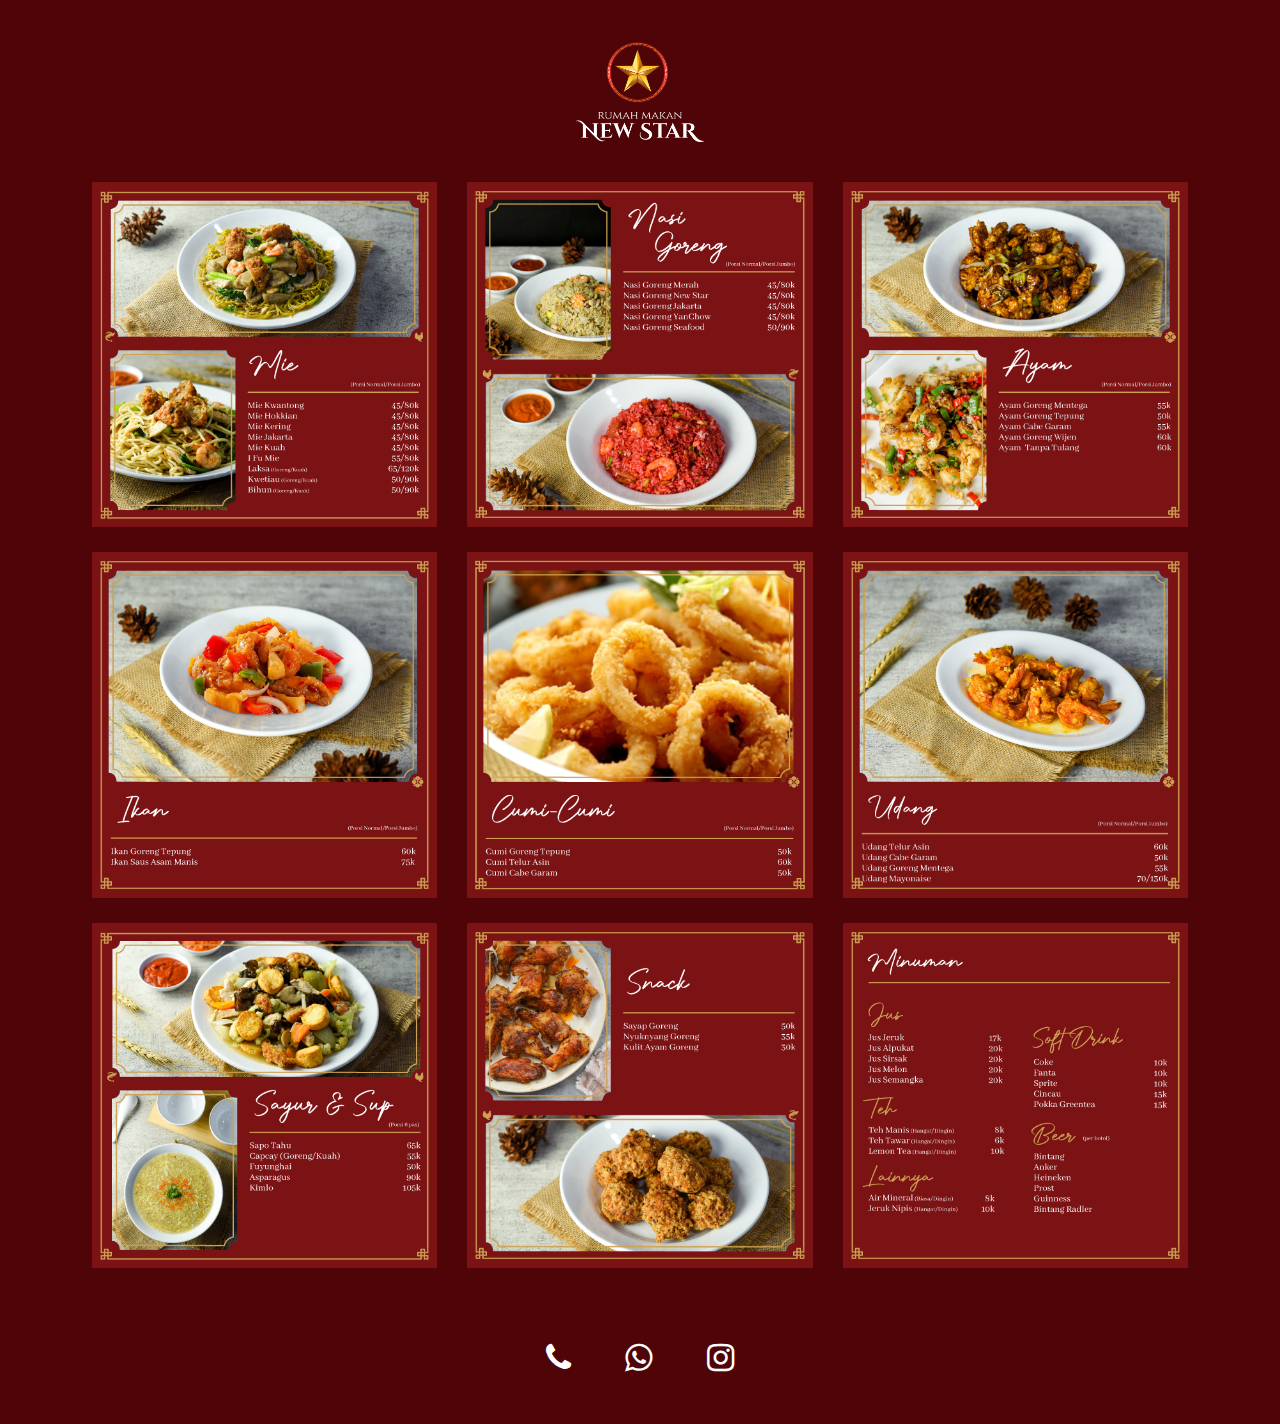
<file: index.html>
<!doctype html>
<html lang="en">

<head>
    <title> New Star Makassar</title>
    <!-- Required meta tags -->
    <meta charset="utf-8">
    <meta name="viewport" content="width=device-width, initial-scale=1, shrink-to-fit=no">
    
    <!--additional meta tag -->
    <meta name="keywords" content="rumah makan makassar,chinese food makassar,chinese food halal makassar" />
    <meta name="description" content="rumah makan chinese food halal makassar, rumah makan enak, rumah makan chinese food di makassar" />
    <meta name="subject" content="Rumah Makan New Star Makassar">
    <meta name="language" content="ID">
    <meta name="robots" content="indexfollow" />
    <meta name="abstract" content="">
    <meta name="topic" content="chinese food, rumah makan chinese food">
    <meta name="summary" content="rumah makan chinese food enak di makassar">
    <meta name="Classification" content="Business">
    <meta name="author" content="newstarmakassar.com">
    <meta name="designer" content="jooemrp.com">
    <meta name="copyright" content="jooemrp">
    <meta name="reply-to" content="newstarmakassar@gmail.com">
    <meta name="owner" content="Joem Rafman Pelenkahu">
    <meta name="distribution" content="Global">
    <meta name="revisit-after" content="7 days">
    <meta http-equiv="Expires" content="0">
    <meta http-equiv="Pragma" content="no-cache">
    <meta http-equiv="Cache-Control" content="no-cache">
    
    

    <!-- Bootstrap CSS -->
    <link rel="stylesheet" href="https://stackpath.bootstrapcdn.com/bootstrap/4.3.1/css/bootstrap.min.css" integrity="sha384-ggOyR0iXCbMQv3Xipma34MD+dH/1fQ784/j6cY/iJTQUOhcWr7x9JvoRxT2MZw1T" crossorigin="anonymous">
    <link rel="shortcut icon" href="/asset/img/iconns.ico" type="image/x-icon">
    <link rel="stylesheet" href="/asset/css/newstar.css">
    <link rel="stylesheet" href="https://cdnjs.cloudflare.com/ajax/libs/font-awesome/4.7.0/css/font-awesome.min.css">
</head>

<body>
    <!-- LOGO START-->
    <div class="text-center" id="logo">
        <a href="/index.html">
            <img src="/asset/img/logonewstar.png" alt="LogoNewStar" title="Hello!" id="logons">
        </a>
    </div>
    <!-- LOGO END -->

    <!-- MENU START -->
    <div class="wrapper">
        <div class="container-fluid mb-4" id="rowmenu">
            <div class="row text-center">
                <div class="col-lg-4 col-md-4 col-sm-6 col-xs-12" id="img_">
                    <a href="#">
                        <img src="/asset/img/mie.png" class="img-fluid">
                    </a>
                </div>
                <div class="col-lg-4 col-md-4 col-sm-6 col-xs-12" id="img_">
                    <a href="#">
                        <img src="/asset/img/nasgor.png" class="img-fluid">
                    </a>
                </div>
                <div class="col-lg-4 col-md-4 col-sm-6 col-xs-12" id="img_">
                    <a href="#">
                        <img src="/asset/img/ayam.png" class="img-fluid">
                    </a>
                </div>
                <div class="col-lg-4 col-md-4 col-sm-6 col-xs-12" id="img_">
                    <a href="#">
                        <img src="/asset/img/ikan.png" class="img-fluid">
                    </a>
                </div>
                <div class="col-lg-4 col-md-4 col-sm-6 col-xs-12" id="img_">
                    <a href="#">
                        <img src="/asset/img/cumi.png" class="img-fluid">
                    </a>
                </div>
                <div class="col-lg-4 col-md-4 col-sm-6 col-xs-12" id="img_">
                    <a href="#">
                        <img src="/asset/img/udang.png" class="img-fluid">
                    </a>
                </div>
                <div class="col-lg-4 col-md-4 col-sm-6 col-xs-12" id="img_">
                    <a href="#">
                        <img src="/asset/img/sayursup.png" class="img-fluid">
                    </a>
                </div>
                <div class="col-lg-4 col-md-4 col-sm-6 col-xs-12" id="img_">
                    <a href="#">
                        <img src="/asset/img/snack.png" class="img-fluid">
                    </a>
                </div>
                <div class="col-lg-4 col-md-4 col-sm-6 col-xs-12" id="img_">
                    <a href="#">
                        <img src="/asset/img/drink.png" class="img-fluid">
                    </a>
                </div>
            </div>
        </div>
        <!-- MENU END -->

        <!-- FOOTER START -->
        <div class="container">
            <div class="text-center" id="img_">
                <a href="tel:+628114073838">
                    <i class="fa fa-phone fa-2x" aria-hidden="true"></i>
                </a>
                <a href="https://wa.me/+628114073838" target="_blank">
                    <i class="fa fa-whatsapp fa-2x" aria-hidden="true"></i>
                </a>
                <a href="https://instagram.com/newstar.mks" target="_blank">
                    <i class="fa fa-instagram fa-2x" aria-hidden="true"></i>
                </a>
            </div>
        </div>
        <!-- FOOTER END -->

        <!-- Optional JavaScript -->
        <!-- jQuery first, then Popper.js, then Bootstrap JS -->
        <script src="https://code.jquery.com/jquery-3.3.1.slim.min.js" integrity="sha384-q8i/X+965DzO0rT7abK41JStQIAqVgRVzpbzo5smXKp4YfRvH+8abtTE1Pi6jizo" crossorigin="anonymous"></script>
        <script src="https://cdnjs.cloudflare.com/ajax/libs/popper.js/1.14.7/umd/popper.min.js" integrity="sha384-UO2eT0CpHqdSJQ6hJty5KVphtPhzWj9WO1clHTMGa3JDZwrnQq4sF86dIHNDz0W1" crossorigin="anonymous"></script>
        <script src="https://stackpath.bootstrapcdn.com/bootstrap/4.3.1/js/bootstrap.min.js" integrity="sha384-JjSmVgyd0p3pXB1rRibZUAYoIIy6OrQ6VrjIEaFf/nJGzIxFDsf4x0xIM+B07jRM" crossorigin="anonymous"></script>
</body>

</html>
</file>
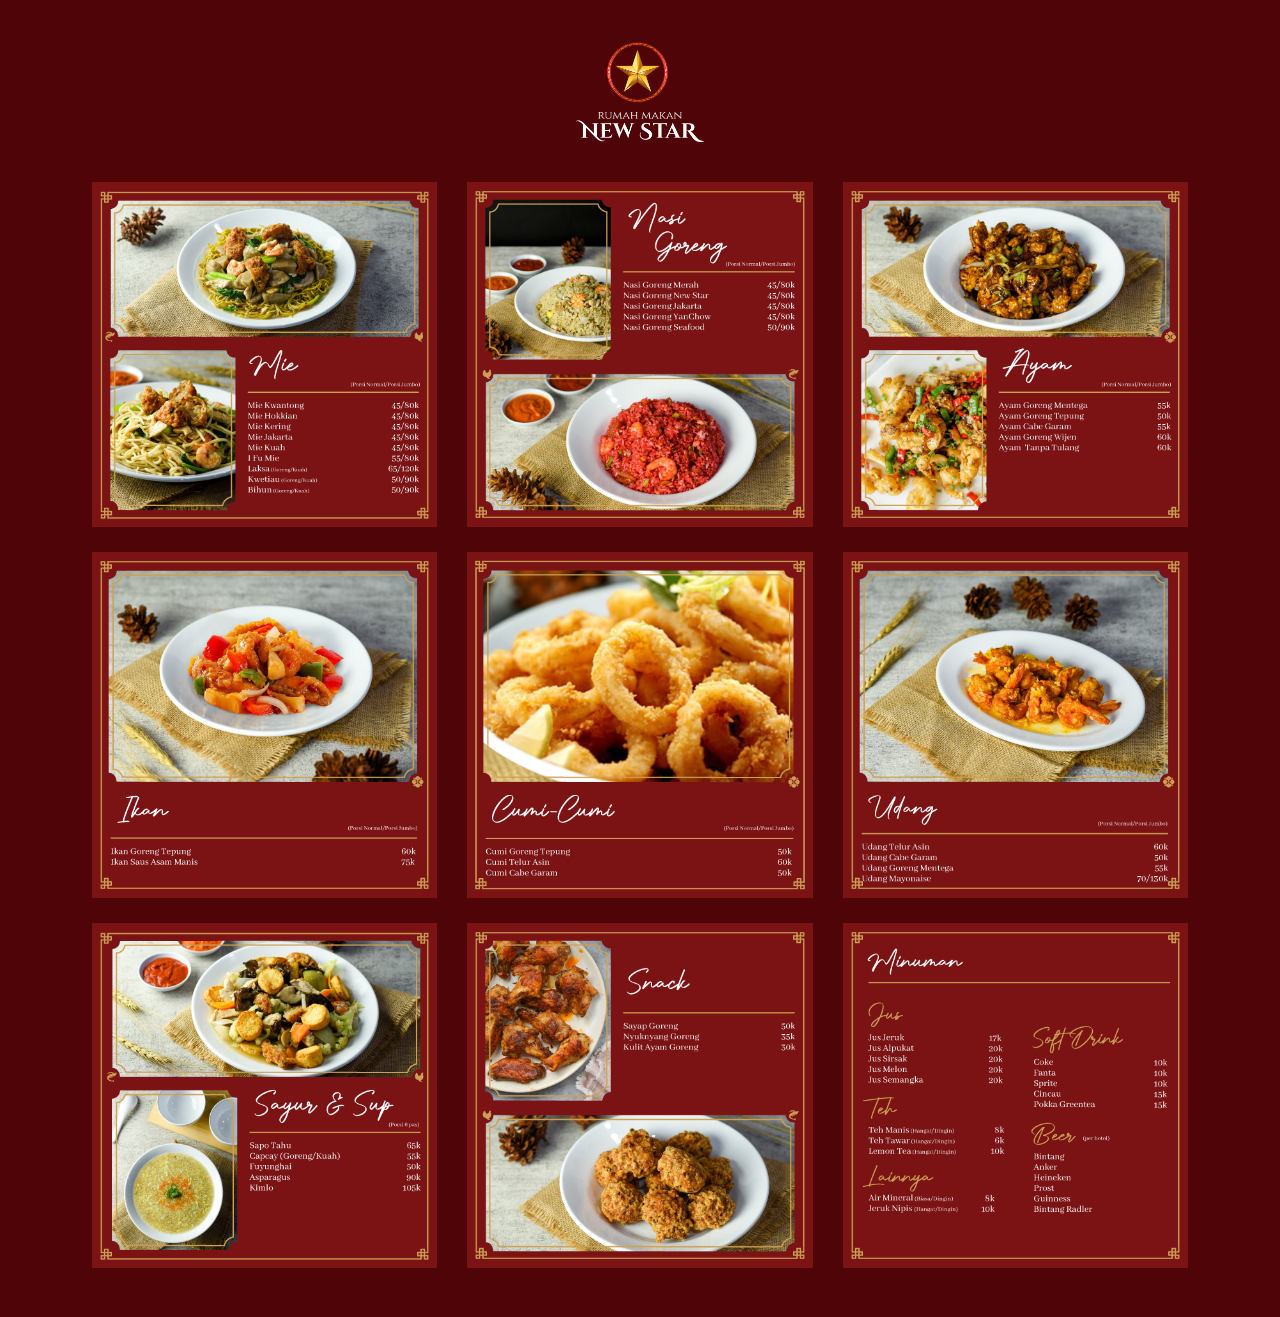
<file: menu/index.html>
<!doctype html>
<html lang="en">

<head>
    <title> New Star Makassar</title>
    <!-- Required meta tags -->
    <meta charset="utf-8">
    <meta name="viewport" content="width=device-width, initial-scale=1, shrink-to-fit=no">

    <!-- Bootstrap CSS -->
    <link rel="stylesheet" href="https://stackpath.bootstrapcdn.com/bootstrap/4.3.1/css/bootstrap.min.css" integrity="sha384-ggOyR0iXCbMQv3Xipma34MD+dH/1fQ784/j6cY/iJTQUOhcWr7x9JvoRxT2MZw1T" crossorigin="anonymous">
    <link rel="shortcut icon" href="/asset/img/iconns.ico" type="image/x-icon">
    <link rel="stylesheet" href="/asset/css/newstar.css">
</head>

<body>
    <div class="text-center" id="logo">
        <a href="/index.html">
            <img src="/asset/img/logonewstar.png" alt="LogoNewStar" title="Hello!" id="logons">
        </a>
    </div>

    <!-- MENU START -->
    <div class="wrapper">
        <div class="container-fluid mb-4" id="rowmenu">
            <div class="row text-center">
                <div class="col-lg-4 col-md-4 col-sm-6 col-xs-12" id="img_">
                    <a href="#">
                        <img src="/asset/img/mie.png" class="img-fluid">
                    </a>
                </div>
                <div class="col-lg-4 col-md-4 col-sm-6 col-xs-12" id="img_">
                    <a href="#">
                        <img src="/asset/img/nasgor.png" class="img-fluid">
                    </a>
                </div>
                <div class="col-lg-4 col-md-4 col-sm-6 col-xs-12" id="img_">
                    <a href="#">
                        <img src="/asset/img/ayam.png" class="img-fluid">
                    </a>
                </div>
                <div class="col-lg-4 col-md-4 col-sm-6 col-xs-12" id="img_">
                    <a href="#">
                        <img src="/asset/img/ikan.png" class="img-fluid">
                    </a>
                </div>
                <div class="col-lg-4 col-md-4 col-sm-6 col-xs-12" id="img_">
                    <a href="#">
                        <img src="/asset/img/cumi.png" class="img-fluid">
                    </a>
                </div>
                <div class="col-lg-4 col-md-4 col-sm-6 col-xs-12" id="img_">
                    <a href="#">
                        <img src="/asset/img/udang.png" class="img-fluid">
                    </a>
                </div>
                <div class="col-lg-4 col-md-4 col-sm-6 col-xs-12" id="img_">
                    <a href="#">
                        <img src="/asset/img/sayursup.png" class="img-fluid">
                    </a>
                </div>
                <div class="col-lg-4 col-md-4 col-sm-6 col-xs-12" id="img_">
                    <a href="#">
                        <img src="/asset/img/snack.png" class="img-fluid">
                    </a>
                </div>
                <div class="col-lg-4 col-md-4 col-sm-6 col-xs-12" id="img_">
                    <a href="#">
                        <img src="/asset/img/drink.png" class="img-fluid">
                    </a>
                </div>
            </div>
        </div>
        <!-- MENU END -->

        <!-- Optional JavaScript -->
        <!-- jQuery first, then Popper.js, then Bootstrap JS -->
        <script src="https://code.jquery.com/jquery-3.3.1.slim.min.js" integrity="sha384-q8i/X+965DzO0rT7abK41JStQIAqVgRVzpbzo5smXKp4YfRvH+8abtTE1Pi6jizo" crossorigin="anonymous"></script>
        <script src="https://cdnjs.cloudflare.com/ajax/libs/popper.js/1.14.7/umd/popper.min.js" integrity="sha384-UO2eT0CpHqdSJQ6hJty5KVphtPhzWj9WO1clHTMGa3JDZwrnQq4sF86dIHNDz0W1" crossorigin="anonymous"></script>
        <script src="https://stackpath.bootstrapcdn.com/bootstrap/4.3.1/js/bootstrap.min.js" integrity="sha384-JjSmVgyd0p3pXB1rRibZUAYoIIy6OrQ6VrjIEaFf/nJGzIxFDsf4x0xIM+B07jRM" crossorigin="anonymous"></script>
</body>

</html>
</file>
<file: asset/css/newstar.css>
* {
    margin: 0;
    padding: 0;
}

body {
    background-color: #4F0408;
}

.wrapper {
    max-width: 90%;
    margin: auto;
}

#logo {
    margin-top: 20px;
    margin-bottom: 10px;
}

#logons {
    max-width: 45%;
    margin-top: 20px;
    margin-bottom: 30px;
}

#img_ {
    margin-bottom: 10px;
}

a {
    color: inherit;
}

i {
    color: white;
    margin: 25px 25px 25px 25px;
}

#rowmenu {
    margin: 0px;
}


/* IPAD */

@media screen and (min-width: 768px) {
    #logons {
        max-width: 25%;
    }
    #img_ {
        margin-bottom: 15px;
    }
    .wrapper {
        max-width: 95%;
    }
}


/* PC / LAPTOP */

@media screen and (min-width: 992px) {
    #logons {
        max-width: 10%;
        margin-bottom: 30px;
    }
    #img_ {
        margin-bottom: 25px;
    }
    .wrapper {
        max-width: 88%;
    }
}
</file>
